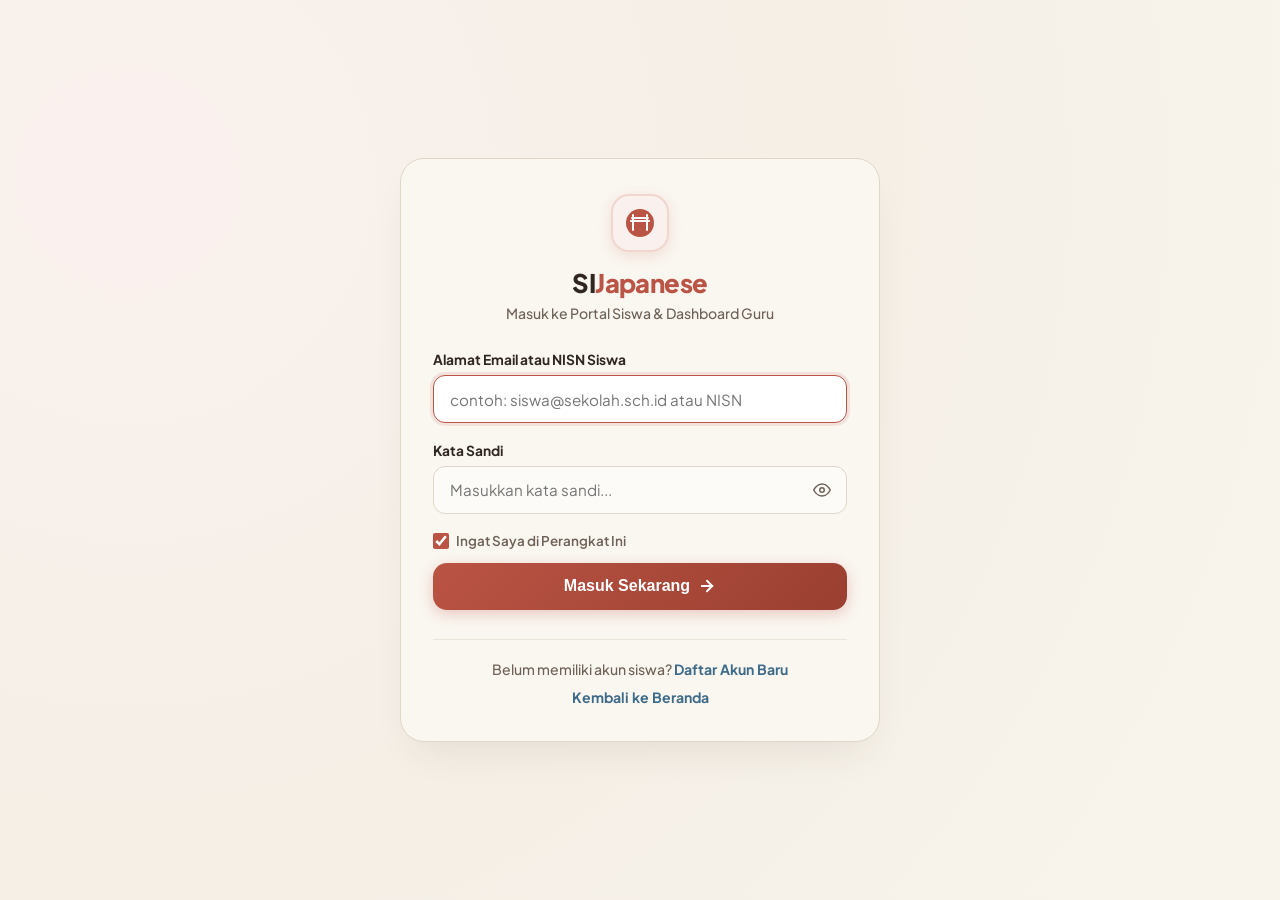
<file: login.html>
<!DOCTYPE html>
<html lang="id">
<head>
  <meta charset="UTF-8" />
  <meta name="viewport" content="width=device-width, initial-scale=1.0" />
  <title>Masuk Portal Siswa &amp; Guru - SIJapanese</title>
  <link rel="preconnect" href="https://fonts.googleapis.com" />
  <link rel="preconnect" href="https://fonts.gstatic.com" crossorigin />
  <link href="https://fonts.googleapis.com/css2?family=Plus+Jakarta+Sans:ital,wght@0,500;0,600;0,700;0,800;1,500;1,600;1,700&family=Noto+Sans+JP:wght@500;700;900&display=swap" rel="stylesheet" />
  <style>
    :root {
      /* Warm Japanese Terracotta (Akane-iro) */
      --red: #BA5444;
      --red-light: #CA6757;
      --red-dark: #9A3F31;
      --red-pale: #FAF1EE;
      --red-border: #F1D6CF;

      /* Warm Muted Indigo */
      --blue: #3E6B89;
      --blue-light: #5281A1;
      --blue-dark: #2E5169;
      --blue-pale: #EFF4F8;
      --blue-border: #D1DFE9;

      /* Warm Matcha Green */
      --green: #437856;
      --green-pale: #F0F6F2;
      --green-border: #D0E4D7;

      /* Deep Warm Espresso Charcoal (Zero Glare) */
      --text: #2F2620;
      --text-soft: #6E6157;
      --text-light: #A3968B;

      /* Warm Washi Off-White (Kinari) - Harmonis dengan Dashboard & Profil */
      --bg: #F8F4EC;
      --bg-warm: #EFE8DC;
      --card: #FAF6F0;
      --card-warm: #F4EFE6;
      --card-inner: #EDE6DA;
      --border: #DFD7C8;
      --border-light: #EBE4D8;
    }
    * {
      box-sizing: border-box;
      margin: 0;
      padding: 0;
    }
    body {
      font-family: 'Plus Jakarta Sans', 'Noto Sans JP', sans-serif; font-weight: 500;
      background: radial-gradient(circle at 10% 20%, #FAF1EE 0%, #F5EFE6 50%, #F8F4EC 100%);
      min-height: 100vh;
      display: flex;
      align-items: center;
      justify-content: center;
      padding: 24px 16px;
      color: var(--text);
    }
    .login-container {
      width: 100%;
      max-width: 480px;
    }
    .login-card {
      background: var(--card);
      border: 1.5px solid var(--border);
      border-radius: 24px;
      padding: 2.2rem 2rem;
      box-shadow: 0 20px 40px -15px rgba(60, 45, 30, 0.10);
      position: relative;
    }
    .login-header {
      text-align: center;
      margin-bottom: 1.8rem;
    }
    .logo-badge {
      width: 58px;
      height: 58px;
      border-radius: 18px;
      background: var(--red-pale);
      border: 2px solid var(--red-border);
      display: inline-flex;
      align-items: center;
      justify-content: center;
      margin-bottom: 0.85rem;
      box-shadow: 0 4px 14px rgba(186, 84, 68, 0.15);
    }
    .logo-badge svg {
      width: 32px;
      height: 32px;
    }
    .login-title {
      font-size: 1.6rem;
      font-weight: 800;
      color: var(--text);
      letter-spacing: -0.02em;
    }
    .login-title span {
      color: var(--red);
    }
    .login-sub {
      font-size: 0.88rem;
      color: var(--text-soft);
      margin-top: 0.35rem;
    }
    .alert-box {
      padding: 0.85rem 1rem;
      border-radius: 12px;
      font-size: 0.86rem;
      font-weight: 700;
      margin-bottom: 1.25rem;
      display: none;
      align-items: flex-start;
      gap: 0.65rem;
      line-height: 1.4;
    }
    .alert-icon-svg {
      width: 18px;
      height: 18px;
      flex-shrink: 0;
      margin-top: 1px;
    }
    .alert-error {
      background: #FAF1EE;
      border: 1.5px solid #F1D6CF;
      color: #BA5444;
    }
    .alert-success {
      background: var(--green-pale);
      border: 1.5px solid var(--green-border);
      color: var(--green);
    }
    .form-group {
      margin-bottom: 1.15rem;
      display: flex;
      flex-direction: column;
      gap: 0.45rem;
    }
    .form-group label {
      font-size: 0.86rem;
      font-weight: 700;
      color: var(--text);
    }
    .input-pass-wrap {
      position: relative;
      width: 100%;
    }
    .form-group input {
      width: 100%;
      padding: 0.85rem 1rem;
      border: 1.5px solid var(--border);
      border-radius: 12px;
      font-size: 0.95rem;
      font-family: inherit;
      color: var(--text);
      background: #FDFBF7;
      transition: all 0.2s ease;
      outline: none;
    }
    .input-pass-wrap input {
      padding-right: 2.85rem;
    }
    .form-group input:focus {
      border-color: var(--red);
      background: #FFFFFF;
      box-shadow: 0 0 0 3px rgba(186, 84, 68, 0.12);
    }
    .btn-toggle-pass {
      position: absolute;
      right: 10px;
      top: 50%;
      transform: translateY(-50%);
      background: transparent;
      border: none;
      padding: 6px;
      cursor: pointer;
      color: var(--text-soft);
      display: flex;
      align-items: center;
      justify-content: center;
      border-radius: 8px;
      transition: color 0.15s ease;
    }
    .btn-toggle-pass:hover {
      color: var(--text);
    }
    .form-extras-row {
      display: flex;
      align-items: center;
      justify-content: space-between;
      margin-bottom: 0.85rem;
      font-size: 0.84rem;
    }
    .remember-wrap {
      display: inline-flex;
      align-items: center;
      gap: 0.45rem;
      color: var(--text-soft);
      cursor: pointer;
      user-select: none;
      font-weight: 600;
    }
    .remember-wrap input[type="checkbox"] {
      width: 16px;
      height: 16px;
      accent-color: var(--red);
      cursor: pointer;
    }
    .btn-submit-login {
      width: 100%;
      padding: 0.9rem 1.2rem;
      background: linear-gradient(135deg, var(--red) 0%, var(--red-dark) 100%);
      color: #FFFFFF;
      border: none;
      border-radius: 14px;
      font-size: 1rem;
      font-weight: 800;
      cursor: pointer;
      box-shadow: 0 4px 14px rgba(186, 84, 68, 0.28);
      transition: all 0.2s ease;
      display: inline-flex;
      align-items: center;
      justify-content: center;
      gap: 0.5rem;
    }
    .btn-submit-login:hover {
      transform: translateY(-2px);
      box-shadow: 0 6px 20px rgba(186, 84, 68, 0.38);
    }
    .btn-submit-login:active {
      transform: translateY(0);
    }

    .bottom-links {
      margin-top: 1.8rem;
      padding-top: 1.25rem;
      border-top: 1.5px solid var(--border-light);
      text-align: center;
      font-size: 0.88rem;
      color: var(--text-soft);
      display: flex;
      flex-direction: column;
      gap: 0.65rem;
    }
    .bottom-links a {
      color: var(--blue);
      font-weight: 700;
      text-decoration: none;
      transition: color 0.15s ease;
    }
    .bottom-links a:hover {
      color: var(--blue-dark);
      text-decoration: underline;
    }

    @media (max-width: 480px) {
      body {
        padding: 16px 12px;
      }
      .login-card {
        padding: 1.8rem 1.3rem;
        border-radius: 20px;
      }
      .login-title {
        font-size: 1.45rem;
      }
      .form-group input {
        font-size: 0.92rem;
        padding: 0.8rem 0.9rem;
      }
      .btn-submit-login {
        padding: 0.85rem;
        font-size: 0.95rem;
      }
    }
  </style>
</head>
<body>

  <div class="login-container">
    <div class="login-card">
      <div class="login-header">
        <div class="logo-badge">
          <svg viewBox="0 0 32 32">
            <circle cx="16" cy="16" r="14" fill="#BA5444"/>
            <path d="M8 11h16M9 8v15M23 8v15M7 14h18" stroke="#FFFFFF" stroke-width="2" stroke-linecap="round"/>
          </svg>
        </div>
        <h1 class="login-title">SI<span>Japanese</span></h1>
        <p class="login-sub">Masuk ke Portal Siswa &amp; Dashboard Guru</p>
      </div>

      <!-- Alert Messages (STRICT ZERO EMOJI) -->
      <div class="alert-box alert-error" id="login-alert-error">
        <svg viewBox="0 0 24 24" class="alert-icon-svg" fill="none" stroke="currentColor" stroke-width="2.5"><circle cx="12" cy="12" r="10"/><line x1="12" y1="8" x2="12" y2="12"/><line x1="12" y1="16" x2="12.01" y2="16"/></svg>
        <span id="alert-error-text">Email/NISN atau kata sandi tidak valid.</span>
      </div>
      <div class="alert-box alert-success" id="login-alert-success">
        <svg viewBox="0 0 24 24" class="alert-icon-svg" fill="none" stroke="currentColor" stroke-width="2.5"><polyline points="20 6 9 17 4 12"/></svg>
        <span id="alert-success-text">Berhasil masuk! Mengalihkan...</span>
      </div>

      <!-- FORM LOGIN -->
      <form id="form-login" onsubmit="handleFormLogin(event)">
        <div class="form-group">
          <label for="input-email">Alamat Email atau NISN Siswa</label>
          <input type="text" name="email" id="input-email" placeholder="contoh: siswa@sekolah.sch.id atau NISN" required autofocus autocomplete="username" />
        </div>

        <div class="form-group">
          <label for="input-password">Kata Sandi</label>
          <div class="input-pass-wrap">
            <input type="password" name="password" id="input-password" placeholder="Masukkan kata sandi..." required autocomplete="current-password" />
            <button type="button" class="btn-toggle-pass" onclick="togglePassVisibility('input-password', this)" title="Lihat/Sembunyikan Sandi">
              <svg viewBox="0 0 24 24" width="18" height="18" fill="none" stroke="currentColor" stroke-width="2"><path d="M1 12s4-8 11-8 11 8 11 8-4 8-11 8-11-8-11-8z"/><circle cx="12" cy="12" r="3"/></svg>
            </button>
          </div>
        </div>

        <div class="form-extras-row">
          <label class="remember-wrap">
            <input type="checkbox" id="remember-me" checked />
            <span>Ingat Saya di Perangkat Ini</span>
          </label>
        </div>

        <button type="submit" class="btn-submit-login" id="btn-submit">
          <span>Masuk Sekarang</span>
          <svg viewBox="0 0 24 24" style="width:18px;height:18px;fill:none;stroke:currentColor;stroke-width:2.5;stroke-linecap:round;"><line x1="5" y1="12" x2="19" y2="12"/><polyline points="12 5 19 12 12 19"/></svg>
        </button>
      </form>

      <div class="bottom-links">
        <div>Belum memiliki akun siswa? <a href="register.html">Daftar Akun Baru</a></div>
        <div><a href="index.html">Kembali ke Beranda</a></div>
      </div>
    </div>
  </div>

  <script>
    // Master data akun default sekolah
    const DEFAULT_ACCOUNTS = {
      'guru@sijapanese.sch.id': {
        name: 'Sensei Tanaka',
        email: 'guru@sijapanese.sch.id',
        password: 'password',
        role: 'guru',
        avatar: 'img/avatar_tanaka.svg',
        reg_no: 'SIJ-2026-GURU01',
        gender: 'Laki-laki (MALE)',
        birthdate: '1988-04-12',
        class_room: 'Guru',
        score: 999
      },
      'kenji@sijapanese.sch.id': {
        name: 'Anggata Al Haadi Ramadhan',
        email: 'kenji@sijapanese.sch.id',
        password: 'password',
        role: 'siswa',
        avatar: 'img/avatar_anggata.svg',
        reg_no: 'JFT-2026-51720',
        gender: 'Laki-laki (MALE)',
        birthdate: '2007-09-16',
        class_room: 'Kelas X-A',
        score: 1250
      },
      'aoi@sijapanese.sch.id': {
        name: 'Aoi Sorano',
        email: 'aoi@sijapanese.sch.id',
        password: 'password',
        role: 'siswa',
        avatar: 'img/avatar_aoi.svg',
        reg_no: 'JFT-2026-51721',
        gender: 'Perempuan (FEMALE)',
        birthdate: '2008-01-20',
        class_room: 'Kelas X-B',
        score: 480
      }
    };

    function togglePassVisibility(inputId, btn) {
      const input = document.getElementById(inputId);
      if (!input) return;
      if (input.type === 'password') {
        input.type = 'text';
        btn.innerHTML = `<svg viewBox="0 0 24 24" width="18" height="18" fill="none" stroke="currentColor" stroke-width="2"><path d="M17.94 17.94A10.07 10.07 0 0 1 12 20c-7 0-11-8-11-8a18.45 18.45 0 0 1 5.06-5.94M9.9 4.24A9.12 9.12 0 0 1 12 4c7 0 11 8 11 8a18.5 18.5 0 0 1-2.16 3.19m-6.72-1.07a3 3 0 1 1-4.24-4.24"/><line x1="1" y1="1" x2="23" y2="23"/></svg>`;
      } else {
        input.type = 'password';
        btn.innerHTML = `<svg viewBox="0 0 24 24" width="18" height="18" fill="none" stroke="currentColor" stroke-width="2"><path d="M1 12s4-8 11-8 11 8 11 8-4 8-11 8-11-8-11-8z"/><circle cx="12" cy="12" r="3"/></svg>`;
      }
    }

    function showFeedback(type, text) {
      const errBox = document.getElementById('login-alert-error');
      const succBox = document.getElementById('login-alert-success');
      errBox.style.display = 'none';
      succBox.style.display = 'none';

      if (type === 'error') {
        document.getElementById('alert-error-text').textContent = text;
        errBox.style.display = 'flex';
      } else {
        document.getElementById('alert-success-text').textContent = text;
        succBox.style.display = 'flex';
      }
    }

    function handleFormLogin(e) {
      e.preventDefault();
      const loginVal = document.getElementById('input-email').value.trim();
      const password = document.getElementById('input-password').value.trim();
      processLogin(loginVal, password);
    }

    async function processLogin(loginInput, password) {
      const submitBtn = document.getElementById('btn-submit');
      submitBtn.disabled = true;
      submitBtn.innerHTML = '<span>Memverifikasi akun...</span>';

      const resetBtn = () => {
        submitBtn.disabled = false;
        submitBtn.innerHTML = `<span>Masuk Sekarang</span><svg viewBox="0 0 24 24" style="width:18px;height:18px;fill:none;stroke:currentColor;stroke-width:2.5;stroke-linecap:round;"><line x1="5" y1="12" x2="19" y2="12"/><polyline points="12 5 19 12 12 19"/></svg>`;
      };

      if (!loginInput || !password) {
        showFeedback('error', 'Silakan masukkan email/NISN dan kata sandi Anda.');
        resetBtn();
        return;
      }

      // 1. Coba login ke API backend Laravel jika server aktif
      try {
        const isLaravel = window.location.pathname.startsWith('/login') || window.location.port === '8000' || window.location.port === '8080';
        if (isLaravel) {
          const res = await fetch('/api/auth/login', {
            method: 'POST',
            headers: {
              'Content-Type': 'application/json',
              'Accept': 'application/json'
            },
            body: JSON.stringify({ email: loginInput, password: password })
          });
          const data = await res.json();
          if (data && data.success) {
            if (data.user) {
              localStorage.setItem('sijapanese_active_user', JSON.stringify(data.user));
              localStorage.setItem('sijapanese_auth_user', JSON.stringify(data.user));
            }
            showFeedback('success', data.message || 'Berhasil masuk! Mengalihkan...');
            setTimeout(() => {
              window.location.href = data.redirect || (data.user?.role === 'guru' ? '/guru' : '/');
            }, 500);
            return;
          } else if (res.status === 422 || !data.success) {
            showFeedback('error', data.message || 'Email/NISN atau kata sandi tidak cocok.');
            resetBtn();
            return;
          }
        }
      } catch (err) {
        // Fallback ke penyimpanan client-side
      }

      // 2. Mode Client-Side / LocalStorage fallback
      setTimeout(() => {
        let registeredUsers = {};
        try {
          registeredUsers = JSON.parse(localStorage.getItem('sij_registered_users')) || {};
        } catch (e) {}

        const allUsers = { ...DEFAULT_ACCOUNTS, ...registeredUsers };
        const lowerInput = loginInput.toLowerCase();

        // Cari berdasarkan email ATAU reg_no (NISN)
        let foundUser = null;
        for (const key in allUsers) {
          const u = allUsers[key];
          if (
            (u.email && u.email.toLowerCase() === lowerInput) ||
            (u.reg_no && u.reg_no.toLowerCase() === lowerInput) ||
            key.toLowerCase() === lowerInput
          ) {
            foundUser = u;
            break;
          }
        }

        // Validasi keberadaan akun (Tidak boleh sembarang login)
        if (!foundUser) {
          showFeedback('error', 'Akun tidak ditemukan. Silakan periksa kembali email/NISN atau daftar akun baru.');
          resetBtn();
          return;
        }

        // Validasi kecocokan kata sandi
        const validPassword = foundUser.password || 'password';
        if (password !== validPassword) {
          showFeedback('error', 'Kata sandi tidak sesuai. Silakan coba lagi.');
          resetBtn();
          return;
        }

        // Simpan sesi login resmi
        localStorage.setItem('sijapanese_active_user', JSON.stringify(foundUser));
        localStorage.setItem('sijapanese_auth_user', JSON.stringify(foundUser));

        showFeedback('success', `Berhasil masuk sebagai ${foundUser.name}! Mengalihkan...`);

        setTimeout(() => {
          if (foundUser.role === 'guru') {
            window.location.href = 'guru.html';
          } else {
            window.location.href = 'index.html';
          }
        }, 500);
      }, 350);
    }
  </script>
</body>
</html>
</file>
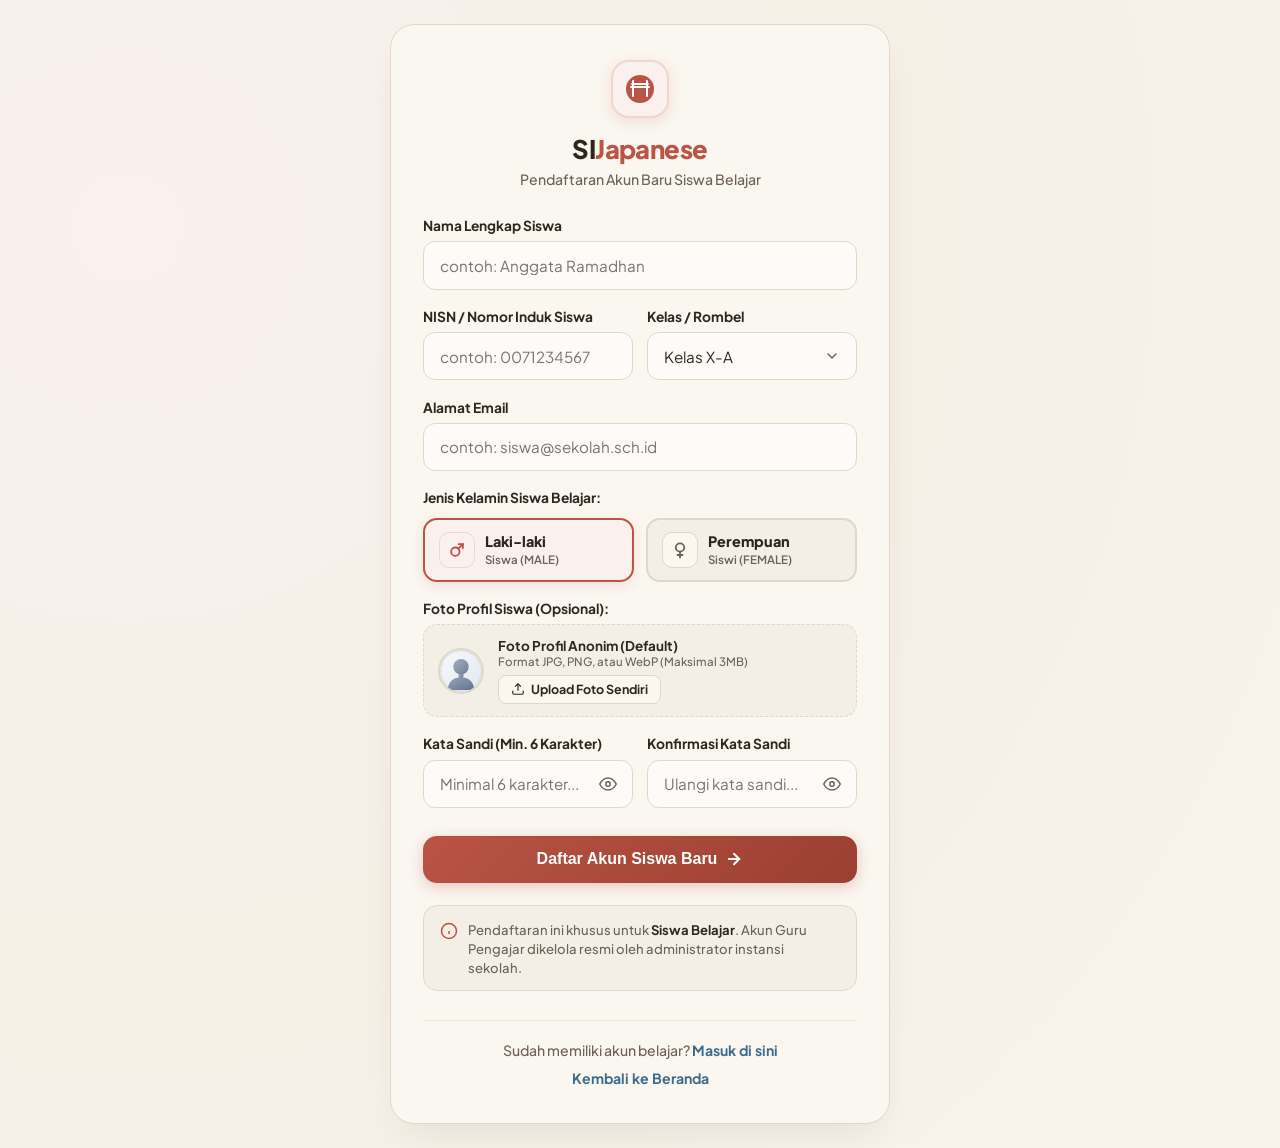
<file: register.html>
<!DOCTYPE html>
<html lang="id">
<head>
  <meta charset="UTF-8" />
  <meta name="viewport" content="width=device-width, initial-scale=1.0" />
  <title>Daftar Akun Siswa Baru - SIJapanese</title>
  <link rel="preconnect" href="https://fonts.googleapis.com" />
  <link rel="preconnect" href="https://fonts.gstatic.com" crossorigin />
  <link href="https://fonts.googleapis.com/css2?family=Plus+Jakarta+Sans:ital,wght@0,500;0,600;0,700;0,800;1,500;1,600;1,700&family=Noto+Sans+JP:wght@500;700;900&display=swap" rel="stylesheet" />
  <style>
    :root {
      /* Warm Japanese Terracotta (Akane-iro) */
      --red: #BA5444;
      --red-light: #CA6757;
      --red-dark: #9A3F31;
      --red-pale: #FAF1EE;
      --red-border: #F1D6CF;

      /* Warm Muted Indigo */
      --blue: #3E6B89;
      --blue-light: #5281A1;
      --blue-dark: #2E5169;
      --blue-pale: #EFF4F8;
      --blue-border: #D1DFE9;

      /* Warm Matcha Green */
      --green: #437856;
      --green-pale: #F0F6F2;
      --green-border: #D0E4D7;

      /* Deep Warm Espresso Charcoal (Zero Glare) */
      --text: #2F2620;
      --text-soft: #6E6157;
      --text-light: #A3968B;

      /* Warm Washi Off-White (Kinari) - Harmonis dengan Dashboard & Profil */
      --bg: #F8F4EC;
      --bg-warm: #EFE8DC;
      --card: #FAF6F0;
      --card-warm: #F4EFE6;
      --card-inner: #EDE6DA;
      --border: #DFD7C8;
      --border-light: #EBE4D8;
    }
    * {
      box-sizing: border-box;
      margin: 0;
      padding: 0;
    }
    body {
      font-family: 'Plus Jakarta Sans', 'Noto Sans JP', sans-serif; font-weight: 500;
      background: radial-gradient(circle at 10% 20%, #FAF1EE 0%, #F5EFE6 50%, #F8F4EC 100%);
      min-height: 100vh;
      display: flex;
      align-items: center;
      justify-content: center;
      padding: 24px 16px;
      color: var(--text);
    }
    .register-container {
      width: 100%;
      max-width: 500px;
    }
    .register-card {
      background: var(--card);
      border: 1.5px solid var(--border);
      border-radius: 24px;
      padding: 2.2rem 2rem;
      box-shadow: 0 20px 40px -15px rgba(60, 45, 30, 0.10);
      position: relative;
    }
    .header {
      text-align: center;
      margin-bottom: 1.8rem;
    }
    .logo-badge {
      width: 58px;
      height: 58px;
      border-radius: 18px;
      background: var(--red-pale);
      border: 2px solid var(--red-border);
      display: inline-flex;
      align-items: center;
      justify-content: center;
      margin-bottom: 0.85rem;
      box-shadow: 0 4px 14px rgba(186, 84, 68, 0.15);
    }
    .logo-badge svg {
      width: 32px;
      height: 32px;
    }
    .header-title {
      font-size: 1.6rem;
      font-weight: 800;
      letter-spacing: -0.02em;
      color: var(--text);
    }
    .header-title span {
      color: var(--red);
    }
    .header-sub {
      color: var(--text-soft);
      font-size: 0.88rem;
      margin-top: 0.35rem;
    }
    .alert-box {
      padding: 0.85rem 1rem;
      border-radius: 12px;
      font-size: 0.86rem;
      font-weight: 700;
      margin-bottom: 1.25rem;
      display: none;
      align-items: flex-start;
      gap: 0.65rem;
      line-height: 1.4;
    }
    .alert-icon-svg {
      width: 18px;
      height: 18px;
      flex-shrink: 0;
      margin-top: 1px;
    }
    .alert-error {
      background: #FAF1EE;
      border: 1.5px solid #F1D6CF;
      color: #BA5444;
    }
    .alert-success {
      background: var(--green-pale);
      border: 1.5px solid var(--green-border);
      color: var(--green);
    }
    .form-group {
      margin-bottom: 1.15rem;
      display: flex;
      flex-direction: column;
      gap: 0.45rem;
    }
    .form-row-2 {
      display: grid;
      grid-template-columns: 1fr 1fr;
      gap: 0.85rem;
    }
    .form-group label {
      font-size: 0.86rem;
      font-weight: 700;
      color: var(--text);
    }
    .form-group input,
    .form-group select {
      width: 100%;
      padding: 0.85rem 1rem;
      border: 1.5px solid var(--border);
      border-radius: 12px;
      font-size: 0.95rem;
      font-family: inherit;
      color: var(--text);
      background: #FDFBF7;
      outline: none;
      transition: all 0.2s ease;
    }
    .form-group select {
      appearance: none;
      -webkit-appearance: none;
      -moz-appearance: none;
      background-image: url("data:image/svg+xml,%3Csvg xmlns='http://www.w3.org/2000/svg' width='16' height='16' viewBox='0 0 24 24' fill='none' stroke='%236E6157' stroke-width='2.2' stroke-linecap='round' stroke-linejoin='round'%3E%3Cpolyline points='6 9 12 15 18 9'%3E%3C/polyline%3E%3C/svg%3E");
      background-repeat: no-repeat !important;
      background-position: right 1rem center !important;
      background-size: 16px 16px !important;
      padding-right: 2.75rem !important;
      cursor: pointer;
    }
    .form-group select:focus {
      background-image: url("data:image/svg+xml,%3Csvg xmlns='http://www.w3.org/2000/svg' width='16' height='16' viewBox='0 0 24 24' fill='none' stroke='%23BA5444' stroke-width='2.5' stroke-linecap='round' stroke-linejoin='round'%3E%3Cpolyline points='6 9 12 15 18 9'%3E%3C/polyline%3E%3C/svg%3E");
      background-repeat: no-repeat !important;
      background-position: right 1rem center !important;
      background-size: 16px 16px !important;
    }
    .form-group select option {
      background-color: #FAF6F0;
      color: #2F2620;
      padding: 0.5rem;
      font-weight: 600;
    }
    .input-pass-wrap {
      position: relative;
      width: 100%;
    }
    .input-pass-wrap input {
      padding-right: 2.85rem;
    }
    .form-group input:focus,
    .form-group select:focus {
      border-color: var(--red);
      background-color: #FFFFFF;
      box-shadow: 0 0 0 3px rgba(186, 84, 68, 0.12);
    }
    .btn-toggle-pass {
      position: absolute;
      right: 10px;
      top: 50%;
      transform: translateY(-50%);
      background: transparent;
      border: none;
      padding: 6px;
      cursor: pointer;
      color: var(--text-soft);
      display: flex;
      align-items: center;
      justify-content: center;
      border-radius: 8px;
      transition: color 0.15s ease;
    }
    .btn-toggle-pass:hover {
      color: var(--text);
    }

    /* Gender Cards Grid */
    .gender-cards-grid {
      display: grid;
      grid-template-columns: 1fr 1fr;
      gap: 0.75rem;
      margin-top: 0.25rem;
    }
    .gender-card-item {
      cursor: pointer;
      position: relative;
    }
    .gender-card-item input {
      position: absolute;
      opacity: 0;
      pointer-events: none;
    }
    .gender-card-inner {
      border: 2px solid var(--border);
      border-radius: 14px;
      padding: 0.75rem 0.85rem;
      display: flex;
      align-items: center;
      gap: 0.65rem;
      background: var(--card-warm);
      transition: all 0.2s ease;
    }
    .gender-icon-wrap {
      width: 36px;
      height: 36px;
      border-radius: 10px;
      background: var(--card);
      border: 1.5px solid var(--border);
      display: inline-flex;
      align-items: center;
      justify-content: center;
      color: var(--text-soft);
      flex-shrink: 0;
      transition: all 0.2s ease;
    }
    .gender-title {
      font-size: 0.90rem;
      font-weight: 800;
      color: var(--text);
      display: block;
      line-height: 1.2;
    }
    .gender-sub {
      font-size: 0.72rem;
      color: var(--text-soft);
      font-weight: 600;
    }
    .gender-card-item input:checked + .gender-card-inner {
      border-color: var(--red);
      background: var(--red-pale);
      box-shadow: 0 4px 12px rgba(186, 84, 68, 0.12);
    }
    .gender-card-item input:checked + .gender-card-inner .gender-icon-wrap {
      background: var(--red-pale);
      border-color: var(--red-border);
      color: var(--red);
    }

    /* Custom Photo Upload Card */
    .upload-avatar-box {
      border: 1.5px dashed var(--border);
      border-radius: 14px;
      padding: 0.75rem 0.9rem;
      background: var(--card-warm);
      transition: all 0.2s ease;
    }
    .upload-avatar-box.has-file {
      border-color: var(--blue);
      background: var(--blue-pale);
    }
    .upload-avatar-row {
      display: flex;
      align-items: center;
      gap: 0.85rem;
    }
    .upload-avatar-preview {
      width: 46px;
      height: 46px;
      border-radius: 50%;
      border: 2px solid var(--border);
      overflow: hidden;
      flex-shrink: 0;
      background: var(--card);
      display: flex;
      align-items: center;
      justify-content: center;
    }
    .upload-avatar-preview img {
      width: 100%;
      height: 100%;
      object-fit: cover;
      display: block;
    }
    .upload-avatar-info {
      flex: 1;
      min-width: 0;
    }
    .upload-avatar-title {
      font-size: 0.84rem;
      font-weight: 700;
      color: var(--text);
    }
    .upload-avatar-desc {
      font-size: 0.72rem;
      color: var(--text-soft);
      margin-bottom: 0.35rem;
    }
    .upload-avatar-btns {
      display: flex;
      align-items: center;
      gap: 0.5rem;
    }
    .btn-choose-file {
      padding: 0.35rem 0.75rem;
      border-radius: 8px;
      font-size: 0.78rem;
      font-weight: 700;
      font-family: inherit;
      background: var(--card);
      border: 1.5px solid var(--border);
      color: var(--text);
      cursor: pointer;
      display: inline-flex;
      align-items: center;
      gap: 0.35rem;
      transition: all 0.15s ease;
    }
    .btn-choose-file:hover {
      border-color: var(--blue);
      color: var(--blue);
      background: #FFFFFF;
    }
    .btn-cancel-custom-photo {
      padding: 0.35rem 0.6rem;
      border-radius: 8px;
      font-size: 0.75rem;
      font-weight: 700;
      font-family: inherit;
      background: var(--red-pale);
      border: 1px solid var(--red-border);
      color: var(--red);
      cursor: pointer;
    }

    .pass-match-msg {
      font-size: 0.78rem;
      font-weight: 700;
      margin-top: 0.25rem;
      display: none;
    }
    .pass-match-msg.match {
      color: #059669;
      display: block;
    }
    .pass-match-msg.mismatch {
      color: #DC2626;
      display: block;
    }

    .btn-submit {
      width: 100%;
      padding: 0.9rem 1.2rem;
      background: linear-gradient(135deg, var(--red) 0%, var(--red-dark) 100%);
      color: #FFFFFF;
      border: none;
      border-radius: 14px;
      font-size: 1rem;
      font-weight: 800;
      cursor: pointer;
      box-shadow: 0 4px 14px rgba(186, 84, 68, 0.28);
      transition: all 0.2s ease;
      display: inline-flex;
      align-items: center;
      justify-content: center;
      gap: 0.5rem;
      margin-top: 0.6rem;
    }
    .btn-submit:hover {
      transform: translateY(-2px);
      box-shadow: 0 6px 20px rgba(186, 84, 68, 0.38);
    }
    .btn-submit:active {
      transform: translateY(0);
    }
    .bottom-links {
      margin-top: 1.8rem;
      padding-top: 1.25rem;
      border-top: 1.5px solid var(--border-light);
      text-align: center;
      font-size: 0.88rem;
      color: var(--text-soft);
      display: flex;
      flex-direction: column;
      gap: 0.65rem;
    }
    .bottom-links a {
      color: var(--blue);
      font-weight: 700;
      text-decoration: none;
      transition: color 0.15s ease;
    }
    .bottom-links a:hover {
      color: var(--blue-dark);
      text-decoration: underline;
    }

    @media (max-width: 480px) {
      body {
        padding: 16px 12px;
      }
      .register-card {
        padding: 1.8rem 1.3rem;
        border-radius: 20px;
      }
      .header-title {
        font-size: 1.45rem;
      }
      .form-row-2 {
        grid-template-columns: 1fr;
        gap: 0;
      }
      .form-group input,
      .form-group select {
        padding: 0.8rem 0.9rem;
        font-size: 0.92rem;
      }
      .btn-submit {
        padding: 0.85rem;
        font-size: 0.95rem;
      }
    }
  </style>
</head>
<body>

  <div class="register-container">
    <div class="register-card">
      <div class="header">
        <div class="logo-badge">
          <svg viewBox="0 0 32 32">
            <circle cx="16" cy="16" r="14" fill="#BA5444"/>
            <path d="M8 11h16M9 8v15M23 8v15M7 14h18" stroke="#FFFFFF" stroke-width="2" stroke-linecap="round"/>
          </svg>
        </div>
        <h1 class="header-title">SI<span>Japanese</span></h1>
        <p class="header-sub">Pendaftaran Akun Baru Siswa Belajar</p>
      </div>

      <!-- Alert Messages (STRICT ZERO EMOJI) -->
      <div class="alert-box alert-error" id="reg-alert-error">
        <svg viewBox="0 0 24 24" class="alert-icon-svg" fill="none" stroke="currentColor" stroke-width="2.5"><circle cx="12" cy="12" r="10"/><line x1="12" y1="8" x2="12" y2="12"/><line x1="12" y1="16" x2="12.01" y2="16"/></svg>
        <span id="reg-error-text">Terjadi kesalahan saat pendaftaran.</span>
      </div>
      <div class="alert-box alert-success" id="reg-alert-success">
        <svg viewBox="0 0 24 24" class="alert-icon-svg" fill="none" stroke="currentColor" stroke-width="2.5"><polyline points="20 6 9 17 4 12"/></svg>
        <span id="reg-success-text">Akun berhasil dibuat! Mengalihkan...</span>
      </div>

      <form id="form-register" onsubmit="handleFormRegister(event)">
        <input type="hidden" name="role" value="siswa" />

        <div class="form-group">
          <label for="reg-name">Nama Lengkap Siswa</label>
          <input type="text" name="name" id="reg-name" placeholder="contoh: Anggata Ramadhan" required autocomplete="name" />
        </div>

        <div class="form-row-2">
          <div class="form-group">
            <label for="reg-nisn">NISN / Nomor Induk Siswa</label>
            <input type="text" name="reg_no" id="reg-nisn" placeholder="contoh: 0071234567" autocomplete="off" />
          </div>

          <div class="form-group">
            <label for="reg-class">Kelas / Rombel</label>
            <select name="class_room" id="reg-class">
              <option value="Kelas X-A">Kelas X-A</option>
              <option value="Kelas X-B">Kelas X-B</option>
              <option value="Kelas XI-A">Kelas XI-A</option>
              <option value="Kelas XI-B">Kelas XI-B</option>
              <option value="Kelas XII">Kelas XII</option>
              <option value="Siswa Umum">Siswa Umum / Mandiri</option>
            </select>
          </div>
        </div>

        <div class="form-group">
          <label for="reg-email">Alamat Email</label>
          <input type="email" name="email" id="reg-email" placeholder="contoh: siswa@sekolah.sch.id" required autocomplete="email" />
        </div>

        <!-- Pilihan Jenis Kelamin (Gender) Siswa -->
        <div class="form-group">
          <label>Jenis Kelamin Siswa Belajar:</label>
          <div class="gender-cards-grid">
            <label class="gender-card-item">
              <input type="radio" name="gender" value="Laki-laki (MALE)" checked />
              <div class="gender-card-inner">
                <div class="gender-icon-wrap">
                  <svg viewBox="0 0 24 24" width="20" height="20" fill="none" stroke="currentColor" stroke-width="2.2" stroke-linecap="round" stroke-linejoin="round">
                    <circle cx="10" cy="14" r="5"/>
                    <line x1="19" y1="5" x2="13.6" y2="10.4"/>
                    <line x1="19" y1="5" x2="14" y2="5"/>
                    <line x1="19" y1="5" x2="19" y2="10"/>
                  </svg>
                </div>
                <div>
                  <span class="gender-title">Laki-laki</span>
                  <span class="gender-sub">Siswa (MALE)</span>
                </div>
              </div>
            </label>

            <label class="gender-card-item">
              <input type="radio" name="gender" value="Perempuan (FEMALE)" />
              <div class="gender-card-inner">
                <div class="gender-icon-wrap">
                  <svg viewBox="0 0 24 24" width="20" height="20" fill="none" stroke="currentColor" stroke-width="2.2" stroke-linecap="round" stroke-linejoin="round">
                    <circle cx="12" cy="9" r="5"/>
                    <line x1="12" y1="14" x2="12" y2="21"/>
                    <line x1="9" y1="18" x2="15" y2="18"/>
                  </svg>
                </div>
                <div>
                  <span class="gender-title">Perempuan</span>
                  <span class="gender-sub">Siswi (FEMALE)</span>
                </div>
              </div>
            </label>
          </div>
        </div>

        <!-- Foto Profil Siswa (Opsional - Default Anonim) -->
        <div class="form-group">
          <label>Foto Profil Siswa (Opsional):</label>
          <input type="hidden" name="avatar" value="img/avatar_default.svg" id="reg-avatar-val" />
          <div class="upload-avatar-box" id="upload-avatar-wrap">
            <input type="file" id="reg-avatar-file" accept="image/jpeg,image/png,image/webp,image/jpg" style="display:none;" onchange="handleRegisterPhotoUpload(this)" />
            <div class="upload-avatar-row">
              <div class="upload-avatar-preview">
                <img id="upload-avatar-preview-img" src="img/avatar_default.svg" alt="Foto Profil Siswa" />
              </div>
              <div class="upload-avatar-info">
                <div class="upload-avatar-title">Foto Profil Anonim (Default)</div>
                <div class="upload-avatar-desc">Format JPG, PNG, atau WebP (Maksimal 3MB)</div>
                <div class="upload-avatar-btns">
                  <button type="button" class="btn-choose-file" onclick="document.getElementById('reg-avatar-file').click()">
                    <svg viewBox="0 0 24 24" width="14" height="14" fill="none" stroke="currentColor" stroke-width="2"><path d="M21 15v4a2 2 0 0 1-2 2H5a2 2 0 0 1-2-2v-4"/><polyline points="17 8 12 3 7 8"/><line x1="12" y1="3" x2="12" y2="15"/></svg>
                    <span>Upload Foto Sendiri</span>
                  </button>
                  <button type="button" class="btn-cancel-custom-photo" id="btn-cancel-photo" style="display:none;" onclick="resetToAnonymousPhoto()">
                    Batal
                  </button>
                </div>
              </div>
            </div>
          </div>
        </div>

        <div class="form-row-2">
          <div class="form-group">
            <label for="reg-pass">Kata Sandi (Min. 6 Karakter)</label>
            <div class="input-pass-wrap">
              <input type="password" name="password" id="reg-pass" placeholder="Minimal 6 karakter..." required minlength="6" autocomplete="new-password" oninput="checkPassMatch()" />
              <button type="button" class="btn-toggle-pass" onclick="togglePassVisibility('reg-pass', this)" title="Lihat/Sembunyikan Sandi">
                <svg viewBox="0 0 24 24" width="18" height="18" fill="none" stroke="currentColor" stroke-width="2"><path d="M1 12s4-8 11-8 11 8 11 8-4 8-11 8-11-8-11-8z"/><circle cx="12" cy="12" r="3"/></svg>
              </button>
            </div>
          </div>

          <div class="form-group">
            <label for="reg-pass-confirm">Konfirmasi Kata Sandi</label>
            <div class="input-pass-wrap">
              <input type="password" name="password_confirmation" id="reg-pass-confirm" placeholder="Ulangi kata sandi..." required minlength="6" autocomplete="new-password" oninput="checkPassMatch()" />
              <button type="button" class="btn-toggle-pass" onclick="togglePassVisibility('reg-pass-confirm', this)" title="Lihat/Sembunyikan Sandi">
                <svg viewBox="0 0 24 24" width="18" height="18" fill="none" stroke="currentColor" stroke-width="2"><path d="M1 12s4-8 11-8 11 8 11 8-4 8-11 8-11-8-11-8z"/><circle cx="12" cy="12" r="3"/></svg>
              </button>
            </div>
          </div>
        </div>
        <div id="pass-match-indicator" class="pass-match-msg"></div>

        <button type="submit" class="btn-submit" id="btn-submit-reg">
          <span>Daftar Akun Siswa Baru</span>
          <svg viewBox="0 0 24 24" style="width:18px;height:18px;fill:none;stroke:currentColor;stroke-width:2.5;stroke-linecap:round;"><line x1="5" y1="12" x2="19" y2="12"/><polyline points="12 5 19 12 12 19"/></svg>
        </button>
      </form>

      <!-- Informasi Hak Akses Guru Pengajar -->
      <div style="margin-top: 1.4rem; padding: 0.85rem 1rem; border-radius: 14px; background: var(--card-warm); border: 1.5px solid var(--border); font-size: 0.82rem; color: var(--text-soft); line-height: 1.45; display: flex; align-items: flex-start; gap: 0.65rem;">
        <svg viewBox="0 0 24 24" style="width:18px;height:18px;flex-shrink:0;margin-top:2px;color:var(--red);" fill="none" stroke="currentColor" stroke-width="2"><circle cx="12" cy="12" r="10"/><line x1="12" y1="16" x2="12" y2="12"/><line x1="12" y1="8" x2="12.01" y2="8"/></svg>
        <span>Pendaftaran ini khusus untuk <strong style="color:var(--text);">Siswa Belajar</strong>. Akun Guru Pengajar dikelola resmi oleh administrator instansi sekolah.</span>
      </div>

      <div class="bottom-links">
        <div>Sudah memiliki akun belajar? <a href="login.html">Masuk di sini</a></div>
        <div><a href="index.html">Kembali ke Beranda</a></div>
      </div>
    </div>
  </div>

  <script>
    function togglePassVisibility(inputId, btn) {
      const input = document.getElementById(inputId);
      if (!input) return;
      if (input.type === 'password') {
        input.type = 'text';
        btn.innerHTML = `<svg viewBox="0 0 24 24" width="18" height="18" fill="none" stroke="currentColor" stroke-width="2"><path d="M17.94 17.94A10.07 10.07 0 0 1 12 20c-7 0-11-8-11-8a18.45 18.45 0 0 1 5.06-5.94M9.9 4.24A9.12 9.12 0 0 1 12 4c7 0 11 8 11 8a18.5 18.5 0 0 1-2.16 3.19m-6.72-1.07a3 3 0 1 1-4.24-4.24"/><line x1="1" y1="1" x2="23" y2="23"/></svg>`;
      } else {
        input.type = 'password';
        btn.innerHTML = `<svg viewBox="0 0 24 24" width="18" height="18" fill="none" stroke="currentColor" stroke-width="2"><path d="M1 12s4-8 11-8 11 8 11 8-4 8-11 8-11-8-11-8z"/><circle cx="12" cy="12" r="3"/></svg>`;
      }
    }

    function checkPassMatch() {
      const p1 = document.getElementById('reg-pass').value;
      const p2 = document.getElementById('reg-pass-confirm').value;
      const ind = document.getElementById('pass-match-indicator');
      if (!p2) {
        ind.className = 'pass-match-msg';
        ind.textContent = '';
        return;
      }
      if (p1 === p2) {
        ind.className = 'pass-match-msg match';
        ind.textContent = 'Kata sandi cocok.';
      } else {
        ind.className = 'pass-match-msg mismatch';
        ind.textContent = 'Kata sandi belum sama.';
      }
    }

    let customUploadedAvatarData = null;

    function handleRegisterPhotoUpload(input) {
      const file = input.files && input.files[0];
      if (!file) return;

      if (!file.type.startsWith('image/')) {
        showRegAlert('error', 'Silakan pilih file foto gambar (JPG, PNG, WebP).');
        input.value = '';
        return;
      }

      if (file.size > 3 * 1024 * 1024) {
        showRegAlert('error', 'Ukuran foto terlalu besar. Maksimal 3MB.');
        input.value = '';
        return;
      }

      const reader = new FileReader();
      reader.onload = function(e) {
        customUploadedAvatarData = e.target.result;
        const previewImg = document.getElementById('upload-avatar-preview-img');
        if (previewImg) previewImg.src = customUploadedAvatarData;
        
        document.getElementById('upload-avatar-wrap')?.classList.add('has-file');
        const cancelBtn = document.getElementById('btn-cancel-photo');
        if (cancelBtn) cancelBtn.style.display = 'inline-block';
      };
      reader.readAsDataURL(file);
    }

    function resetToAnonymousPhoto() {
      customUploadedAvatarData = null;
      const fileInput = document.getElementById('reg-avatar-file');
      if (fileInput) fileInput.value = '';

      document.getElementById('upload-avatar-wrap')?.classList.remove('has-file');
      const cancelBtn = document.getElementById('btn-cancel-photo');
      if (cancelBtn) cancelBtn.style.display = 'none';

      const previewImg = document.getElementById('upload-avatar-preview-img');
      if (previewImg) previewImg.src = 'img/avatar_default.svg';
    }

    function showRegAlert(type, text) {
      const errBox = document.getElementById('reg-alert-error');
      const succBox = document.getElementById('reg-alert-success');
      errBox.style.display = 'none';
      succBox.style.display = 'none';

      if (type === 'error') {
        document.getElementById('reg-error-text').textContent = text;
        errBox.style.display = 'flex';
      } else {
        document.getElementById('reg-success-text').textContent = text;
        succBox.style.display = 'flex';
      }
    }

    async function handleFormRegister(e) {
      e.preventDefault();
      const form = document.getElementById('form-register');
      const role = 'siswa'; // Wajib mendaftar sebagai Siswa Belajar
      const name = document.getElementById('reg-name').value.trim();
      const nisn = document.getElementById('reg-nisn').value.trim();
      const classRoom = document.getElementById('reg-class').value;
      const email = document.getElementById('reg-email').value.trim().toLowerCase();
      const genderRadio = form.querySelector('input[name="gender"]:checked');
      const gender = genderRadio ? genderRadio.value : 'Laki-laki (MALE)';
      const avatar = customUploadedAvatarData ? customUploadedAvatarData : 'img/avatar_default.svg';
      const password = document.getElementById('reg-pass').value;
      const passwordConfirm = document.getElementById('reg-pass-confirm').value;

      if (!name || !email || !password) {
        showRegAlert('error', 'Semua kolom bertanda wajib harus diisi.');
        return;
      }

      if (password !== passwordConfirm) {
        showRegAlert('error', 'Kata sandi dan konfirmasi kata sandi tidak cocok.');
        return;
      }

      if (password.length < 6) {
        showRegAlert('error', 'Kata sandi minimal harus 6 karakter.');
        return;
      }

      const submitBtn = document.getElementById('btn-submit-reg');
      submitBtn.disabled = true;
      submitBtn.innerHTML = '<span>Mendaftarkan akun siswa...</span>';

      // 1. Coba registrasi ke API Laravel jika server online
      try {
        const isLaravel = window.location.pathname.startsWith('/register') || window.location.port === '8000' || window.location.port === '8080';
        if (isLaravel) {
          const res = await fetch('/api/auth/register', {
            method: 'POST',
            headers: {
              'Content-Type': 'application/json',
              'Accept': 'application/json'
            },
            body: JSON.stringify({
              name: name,
              email: email,
              password: password,
              password_confirmation: passwordConfirm,
              role: 'siswa',
              gender: gender,
              avatar: avatar,
              reg_no: nisn || undefined,
              class_room: classRoom
            })
          });

          const data = await res.json();
          if (data && data.success) {
            if (data.user) {
              localStorage.setItem('sijapanese_active_user', JSON.stringify(data.user));
              localStorage.setItem('sijapanese_auth_user', JSON.stringify(data.user));
            }
            showRegAlert('success', data.message || 'Pendaftaran berhasil! Mengalihkan ke halaman belajar...');
            setTimeout(() => {
              window.location.href = data.redirect || 'index.html';
            }, 600);
            return;
          } else if (res.status === 422) {
            showRegAlert('error', data.message || (data.errors ? Object.values(data.errors)[0][0] : 'Data pendaftaran tidak valid.'));
            submitBtn.disabled = false;
            submitBtn.innerHTML = '<span>Daftar Akun Siswa Baru</span>';
            return;
          }
        }
      } catch (err) {
        // Fallback ke penyimpanan client-side
      }

      // 2. Simpan ke LocalStorage agar langsung dapat digunakan di mode offline/static
      let registeredUsers = {};
      try {
        registeredUsers = JSON.parse(localStorage.getItem('sij_registered_users')) || {};
      } catch (err) {}

      // Cegah duplikasi email yang sudah ada
      const defaultEmails = ['guru@sijapanese.sch.id', 'kenji@sijapanese.sch.id', 'aoi@sijapanese.sch.id'];
      if (defaultEmails.includes(email) || registeredUsers[email]) {
        showRegAlert('error', 'Alamat email sudah terdaftar. Silakan gunakan email lain atau langsung masuk di halaman Login.');
        submitBtn.disabled = false;
        submitBtn.innerHTML = '<span>Daftar Akun Siswa Baru</span>';
        return;
      }

      const regNo = nisn ? nisn : ('JFT-2026-' + Math.floor(Math.random()*90000+10000));

      const newUser = {
        name: name,
        email: email,
        password: password,
        role: 'siswa',
        gender: gender,
        avatar: avatar,
        reg_no: regNo,
        class_room: classRoom,
        birthdate: '2007-09-16',
        score: 0
      };

      registeredUsers[email] = newUser;
      localStorage.setItem('sij_registered_users', JSON.stringify(registeredUsers));
      localStorage.setItem('sijapanese_active_user', JSON.stringify(newUser));
      localStorage.setItem('sijapanese_auth_user', JSON.stringify(newUser));

      showRegAlert('success', `Akun Siswa ${name} berhasil dibuat! Mengalihkan ke halaman belajar...`);

      setTimeout(() => {
        window.location.href = 'index.html';
      }, 650);
    }
  </script>
</body>
</html>
</file>
